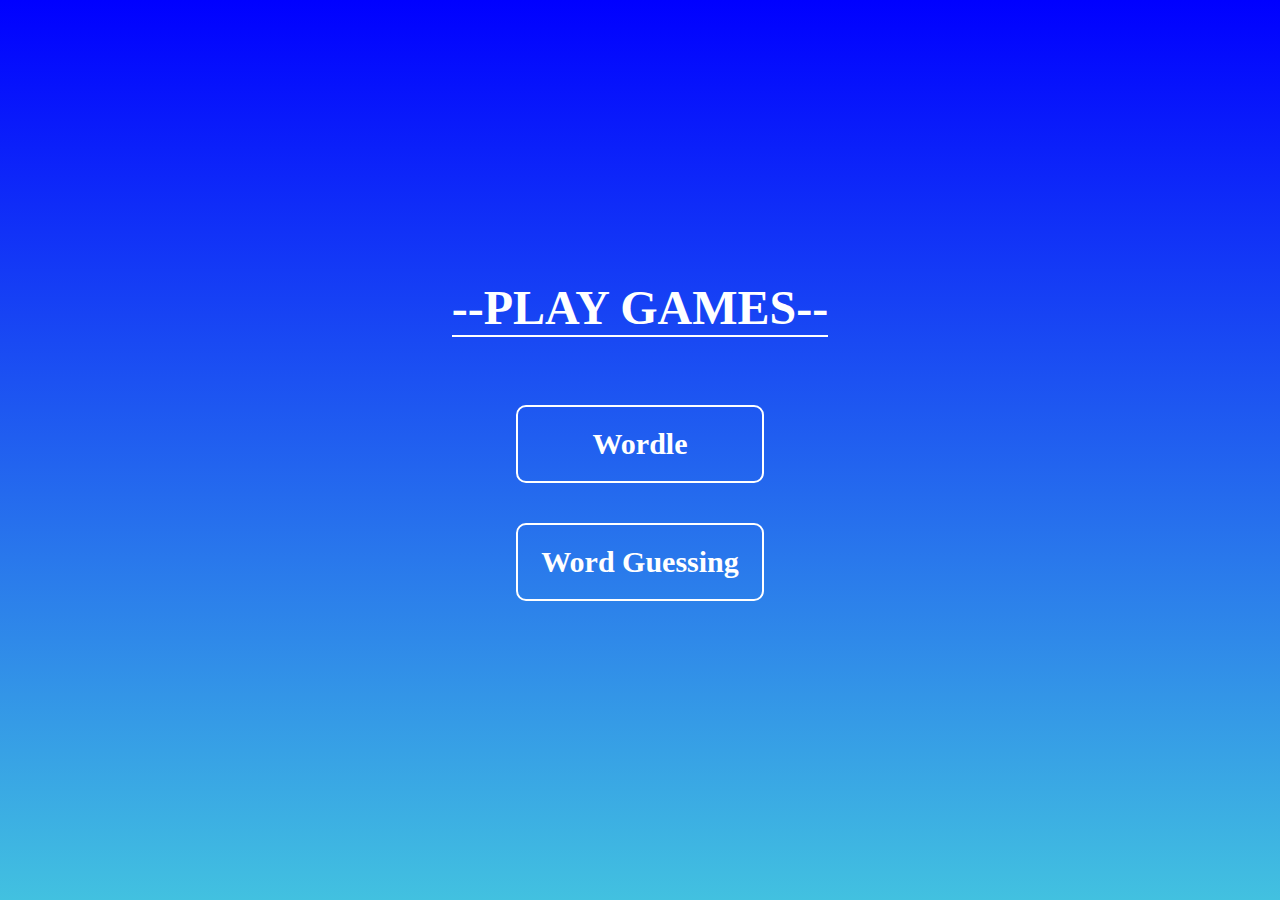
<file: index.html>
<!DOCTYPE html>
<html lang="en">
<head>
    <meta charset="UTF-8">
    <meta name="viewport" content="width=device-width, initial-scale=1.0">
    <title>3rd Year Project</title>
    <link rel="preconnect" href="https://fonts.googleapis.com">
<link rel="preconnect" href="https://fonts.gstatic.com" crossorigin>
<link href="https://fonts.googleapis.com/css2?family=Rubik&family=Young+Serif&display=swap" rel="stylesheet">
    <link rel="stylesheet" href="main.css">
</head>
<body>
    <h1>--PLAY GAMES--</h1>
    <a href="./Wordle/index.html">Wordle</a>
    <a href="./word gussing game/index.html">Word Guessing</a>
</body>
</html>
</file>
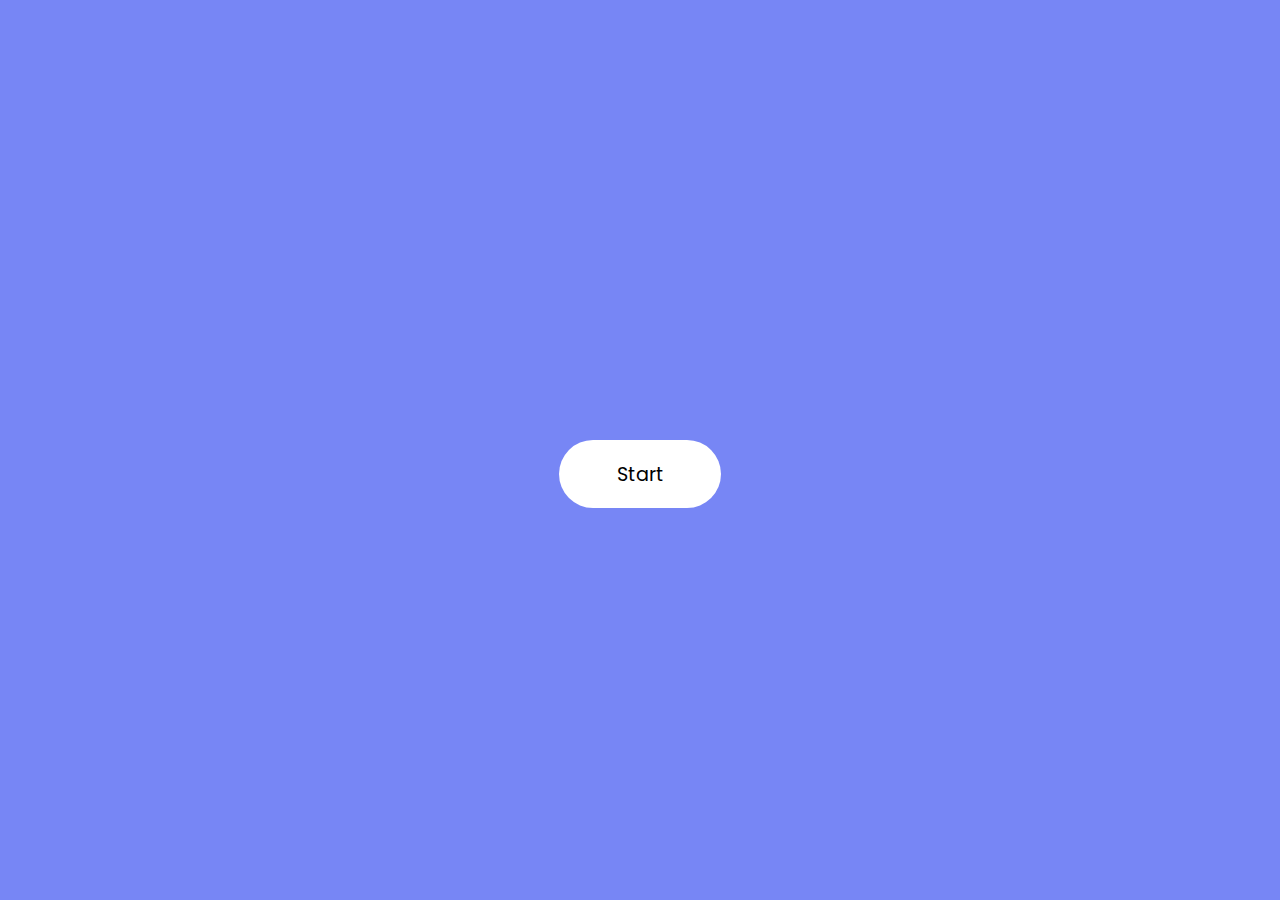
<file: word gussing game/index.html>
<!DOCTYPE html>
<html lang="en">
  <head>
    <meta name="viewport" content="width=device-width, initial-scale=1.0" />
    <title>Word Guessing Game</title>
    <!--Google Fonts-->
    <link
      href="https://fonts.googleapis.com/css2?family=Poppins:wght@400;600&display=swap"
      rel="stylesheet"
    />
    <!-- Stylesheet -->
    <link rel="stylesheet" href="style.css" />
  </head>
  <body>
    <a href="../index.html">Home</a>
    <div class="wrapper">
      <div class="hint-ref"></div>
      <div id="user-input-section"></div>
      <div id="message"></div>
      <div id="letter-container"></div>
    </div>
    <div class="controls-container">
      <div id="result"></div>
      <div id="word"></div>
      <button id="start">Start</button>
    </div>
    <!-- Script -->
    <script src="script.js"></script>
  </body>
</html>
</file>
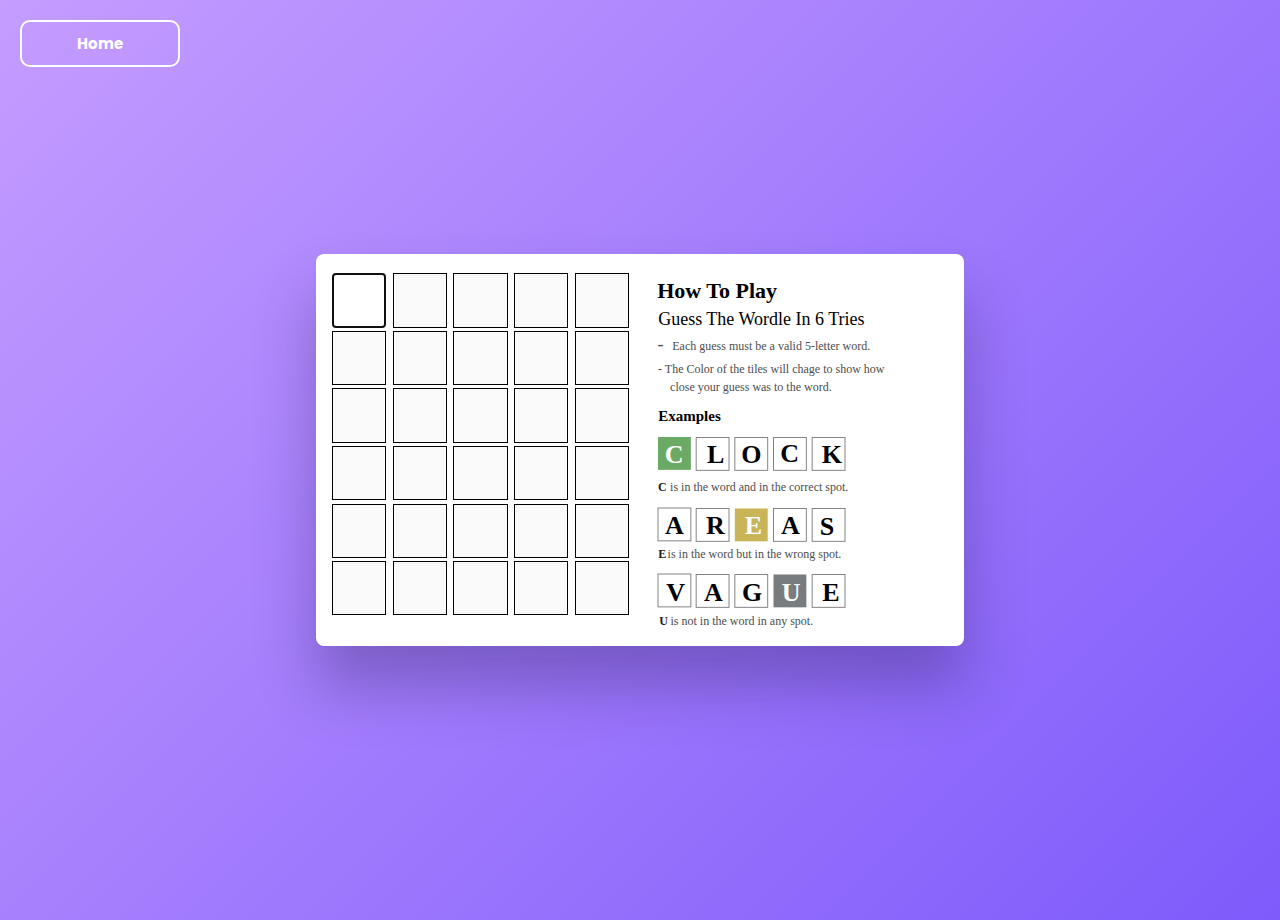
<file: Wordle/index.html>
<!DOCTYPE html>
<html lang="en">
  <head>
    <meta name="viewport" content="width=device-width, initial-scale=1.0" />
    <title>Wordle</title>
    <!-- Google Font -->
    <link
      href="https://fonts.googleapis.com/css2?family=Poppins:wght@600&display=swap"
      rel="stylesheet"
    />
    <!-- Stylesheet -->
    <link rel="stylesheet" href="style.css" />
  </head>
  <body>
    <a href="../index.html">Home</a>
    <div class="wrapper">
      <div class="container"></div>
      <div class="rules">
        <img src="rules.svg" />
      </div>
      <div class="win-screen hide"></div>
    </div>
    <button class="submit hide">Submit</button>
    <!-- Script -->
    <script src="script.js"></script>
  </body>
</html>
</file>
<file: main.css>
@import url('https://fonts.googleapis.com/css2?family=Rubik&family=Young+Serif&display=swap');


*{
    border: 0;
    padding: 0;
    margin: 0;
    box-sizing: border-box;
}

body{
    display: flex;
    align-items: center;
    justify-content: center;
    flex-direction: column;
    height: 100vh;
    background-image: linear-gradient(blue, rgb(66, 193, 224));
}

a{
    display: flex;
    align-items: center;
    justify-content: center;
    text-decoration: none;
    width: 15.5rem;
    padding: 20px;
    margin: 20px;
    font-size: 30px;
    border-radius: 10px;
    font-weight: 700;
    border: 2px solid white;
    box-shadow: 2px blue;
    color: white;
    transition: .5s;
}

a:hover{
    display: flex;
    align-items: center;
    justify-content: center;
    text-decoration: none;
    width: 20rem;
    padding: 20px;
    margin: 20px;
    font-size: 35px;
    border-radius: 10px;
    font-weight: 700;
    border: 2px solid white;
    box-shadow: 0 0 8px 8px blue;
    color: white;
    background-image:linear-gradient(rgb(66, 193, 224), blue) ;
}

h1{
    font-size: 3rem;
    color: white;
    margin-bottom: 3rem;
    transition: 2s;
    border-bottom: 2px solid white;
}

h1:hover{
    font-size: 4rem;
}

@media screen and (max-width: 400px) {
    h1{
        font-size: 2rem;
        
    }
}
</file>
<file: word gussing game/style.css>
* {
    padding: 0;
    margin: 0;
    box-sizing: border-box;
    font-family: "Poppins", sans-serif;
  }
  body {
    background-color: #7786f5;
  }
  .wrapper {
    position: absolute;
    width: 90%;
    max-width: 37em;
    background-color: #ffffff;
    padding: 7em 3em;
    position: absolute;
    transform: translate(-50%, -50%);
    top: 50%;
    left: 50%;
    text-align: center;
    border-radius: 1em;
  }
  .controls-container {
    background-color: #7786f5;
    position: absolute;
    width: 100%;
    height: 100%;
    display: flex;
    align-items: center;
    justify-content: center;
    flex-direction: column;
    top: 0;
  }
  #start {
    font-size: 1.2em;
    padding: 1em 3em;
    background-color: #ffffff;
    border: none;
    outline: none;
    border-radius: 2em;
    cursor: pointer;
  }
  #letter-container {
    display: flex;
    flex-wrap: wrap;
    gap: 0.8em 0.4em;
    justify-content: center;
    margin-top: 2em;
  }
  #letter-container button {
    background-color: #ffffff;
    border: 2px solid #7786f5;
    color: #7786f5;
    outline: none;
    border-radius: 0.3em;
    cursor: pointer;
    height: 3em;
    width: 3em;
  }
  #letter-container .correct {
    background-color: #008000;
    color: #ffffff;
    border: 2px solid #008000;
  }
  #letter-container .incorrect {
    background-color: #8a8686;
    color: #ffffff;
    border: 2px solid #8a8686;
  }
  .hint-ref {
    margin-bottom: 1em;
  }
  .hint-ref span {
    font-weight: 600;
  }
  #chanceCount {
    margin: 1em 0;
    position: absolute;
    top: 0.62em;
    right: 2em;
  }
  #word {
    font-weight: 600;
    margin: 1em 0 2em 0;
  }
  #word span {
    text-transform: uppercase;
    font-weight: 400;
  }
  .hide {
    display: none;
  }

  a{
    display: flex;
    align-items: center;
    justify-content: center;
    text-decoration: none;
    width: 10rem;
    padding: 10px;
    margin: 20px 0 0 20px;
    font-size: 15px;
    border-radius: 10px;
    font-weight: 700;
    border: 2px solid white;
    box-shadow: 2px blue;
    color: white;
    transition: .5s;
}

a:hover{
    font-size: 20px;
    border-radius: 10px;
    font-weight: 800;
    border: 1px solid white;
    box-shadow: 0 0 4px 4px blue;
    color: white;
    background-image:linear-gradient(rgb(66, 193, 224), blue) ;
}
</file>
<file: Wordle/style.css>
* {
  padding: 0;
  margin: 0;
  box-sizing: border-box;
  font-family: "Poppins", sans-serif;
}
body {
  height: 100vh;
  background: linear-gradient(135deg, #c59cff, #7e5bfb);
}
.wrapper {
  position: absolute;
  transform: translate(-50%, -50%);
  top: 50%;
  left: 50%;
  display: flex;
  gap: 1em;
  background-color: #ffffff;
  padding: 1em;
  border-radius: 0.5em;
  box-shadow: 0 2.5em 3.75em rgba(30, 19, 70, 0.3);
}
.container,
.rules {
  width: 18.75em;
  height: 22.5em;
  position: relative;
}
.input-group {
  display: grid;
  width: 100%;
  grid-template-columns: auto auto auto auto auto;
  column-gap: 0.2em;
  margin: 0.2em 0;
}
.input-box {
  font-size: 2em;
  width: 1.7em;
  height: 1.7em;
  text-align: center;
  display: block;
  border: 1px solid #000000;
  line-height: 1;
  font-weight: 600;
  text-transform: uppercase;
}
.input-box:disabled {
  color: #000000;
}
.correct {
  background-color: #6aaa64;
}
.exists {
  background-color: #c9b458;
}
.incorrect {
  background-color: #787c7e;
}
.correct,
.exists,
.incorrect {
  color: #ffffff;
}
.win-screen {
  font-weight: 400;
  position: absolute;
  background-color: #ffffff;
  height: 100%;
  width: 100%;
  top: 0;
  left: 0;
  border-radius: 0.5em;
  display: flex;
  align-items: center;
  justify-content: center;
  flex-direction: column;
  gap: 1em;
}
.win-screen button {
  font-size: 1.2em;
  background-color: #7e5bfb;
  border: none;
  outline: none;
  font-weight: 400;
  padding: 0.8em 2em;
  border-radius: 2em;
}
.hide {
  display: none;
}
@media screen and (max-width: 700px) {
  .wrapper {
    flex-direction: column;
    transform: translateX(-50%);
    left: 50%;
    top: 0.5em;
  }
}
a{
  display: flex;
  align-items: center;
  justify-content: center;
  text-decoration: none;
  width: 10rem;
  padding: 10px;
  margin: 20px 0 0 20px;
  font-size: 15px;
  border-radius: 10px;
  font-weight: 700;
  border: 2px solid white;
  box-shadow: 2px blue;
  color: white;
  transition: .5s;
}

a:hover{
  font-size: 20px;
  border-radius: 10px;
  font-weight: 800;
  border: 1px solid white;
  box-shadow: 0 0 4px 4px #7e5bfb;
  color: white;
  background-image:linear-gradient(rgb(228, 247, 252), #7e5bfb) ;
}
</file>
